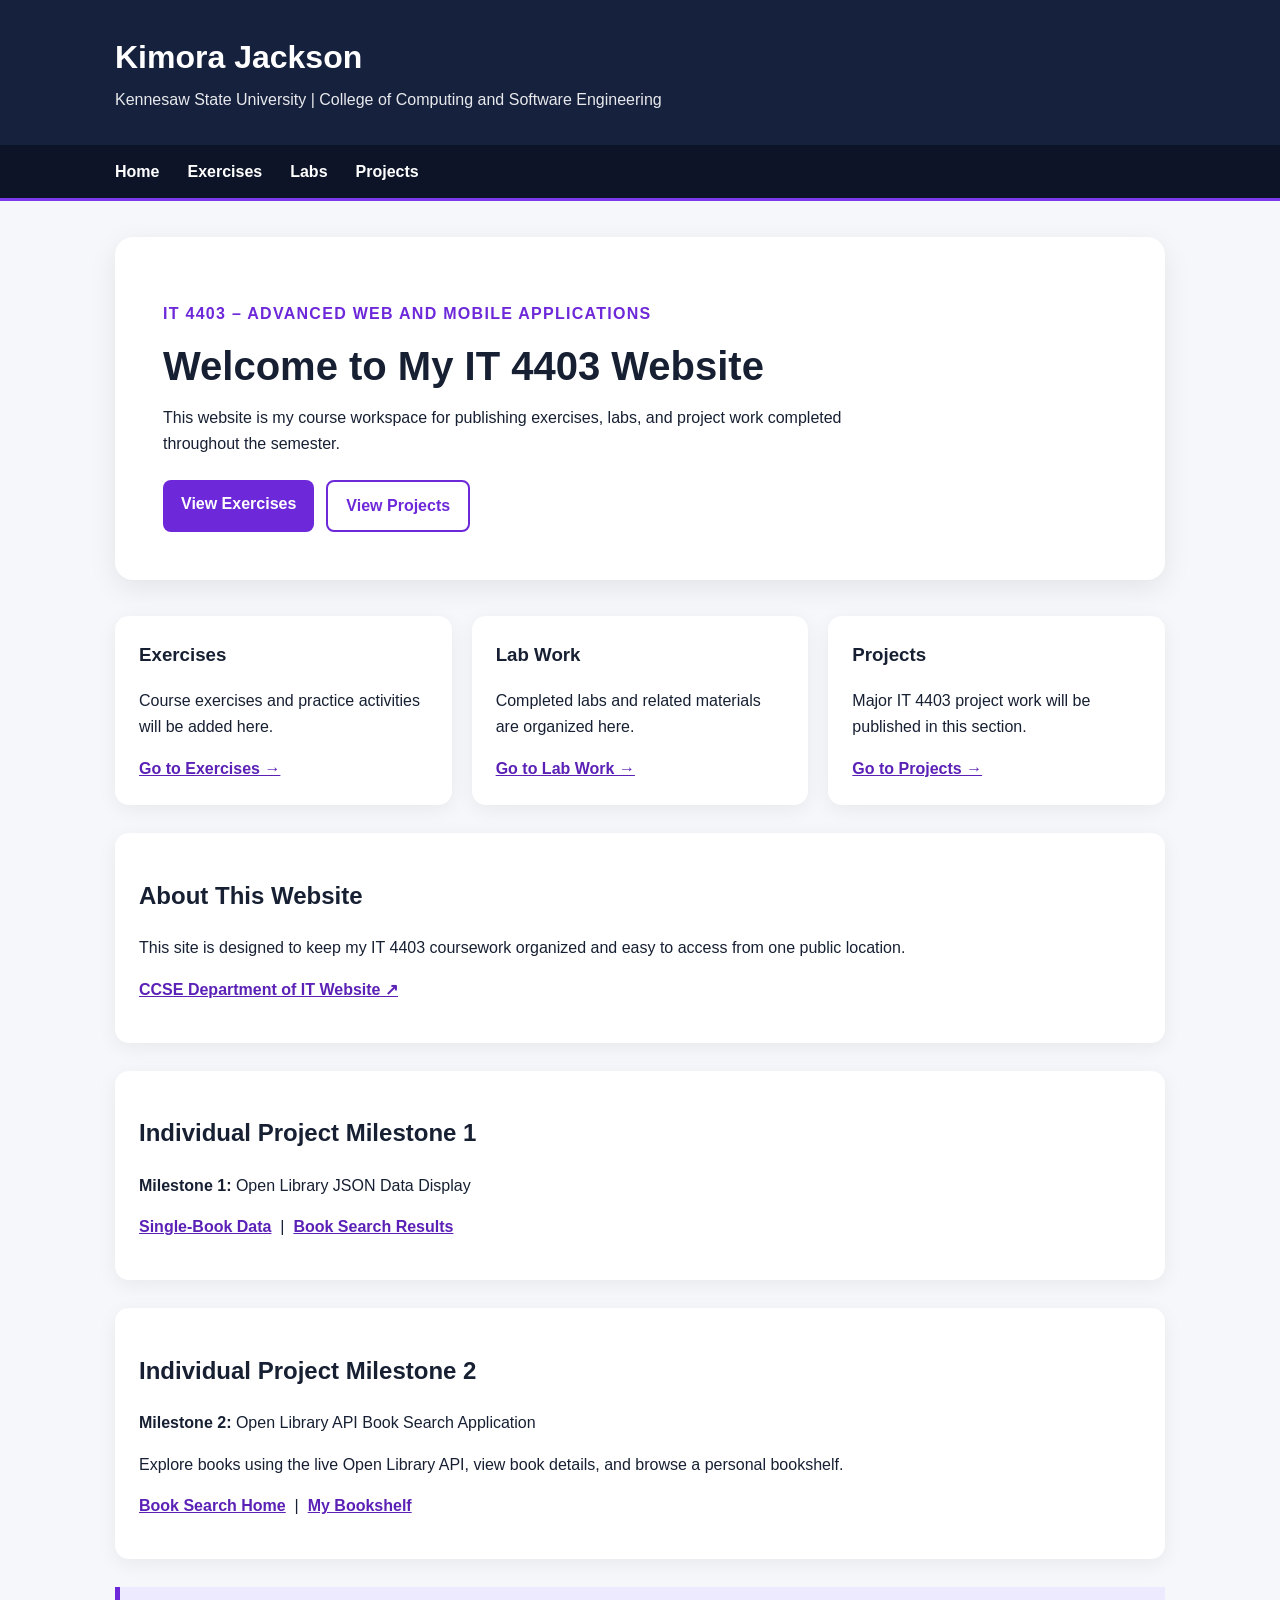
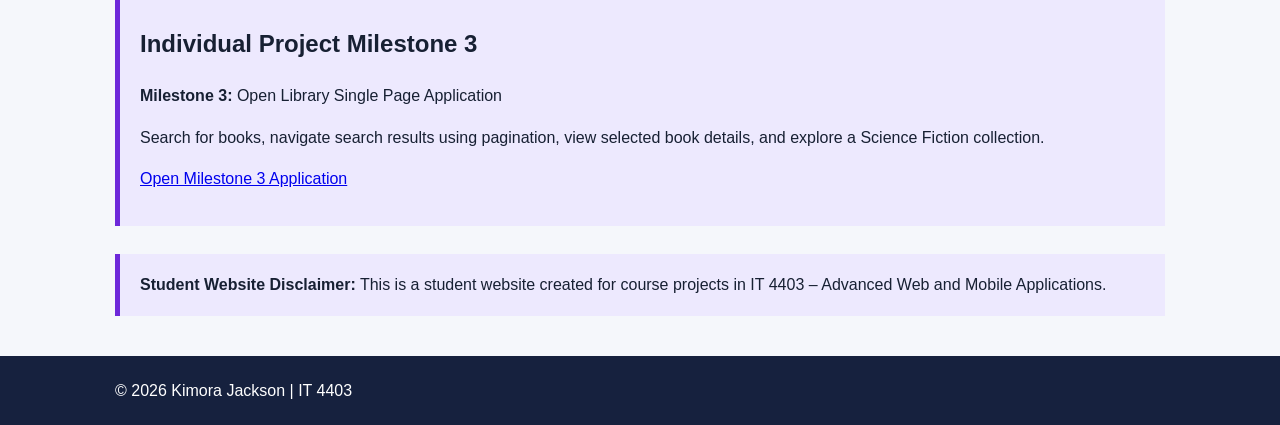
<file: index.html>
<!DOCTYPE html>
<html lang="en">
<head>
  <meta charset="UTF-8">
  <meta name="viewport" content="width=device-width, initial-scale=1.0">
  <title>Kimora Jackson | IT 4403</title>
  <link rel="stylesheet" href="style.css">
</head>
<body>

  <header>
    <div class="container">
      <h1>Kimora Jackson</h1>
      <p>Kennesaw State University | College of Computing and Software Engineering</p>
    </div>
  </header>

  <nav aria-label="Main navigation">
    <div class="container nav-links">
      <a href="index.html">Home</a>
      <a href="exercises.html">Exercises</a>
      <a href="labs.html">Labs</a>
      <a href="projects.html">Projects</a>
    </div>
  </nav>

  <main class="container">

    <section class="hero">
      <p class="eyebrow">IT 4403 – Advanced Web and Mobile Applications</p>
      <h2>Welcome to My IT 4403 Website</h2>
      <p>
        This website is my course workspace for publishing exercises,
        labs, and project work completed throughout the semester.
      </p>

      <div class="buttons">
        <a class="button" href="exercises.html">View Exercises</a>
        <a class="button secondary" href="projects.html">View Projects</a>
      </div>
    </section>

    <section class="cards">
      <article>
        <h3>Exercises</h3>
        <p>Course exercises and practice activities will be added here.</p>
        <a href="exercises.html">Go to Exercises →</a>
      </article>

      <article>
        <h3>Lab Work</h3>
        <p>Completed labs and related materials are organized here.</p>
        <a href="labs.html">Go to Lab Work →</a>
      </article>

      <article>
        <h3>Projects</h3>
        <p>Major IT 4403 project work will be published in this section.</p>
        <a href="projects.html">Go to Projects →</a>
      </article>
    </section>

    <section class="info">
      <h2>About This Website</h2>
      <p>
        This site is designed to keep my IT 4403 coursework organized
        and easy to access from one public location.
      </p>
      <p>
        <a href="https://ccse.kennesaw.edu/it/"
           target="_blank"
           rel="noopener">
          CCSE Department of IT Website ↗
        </a>
      </p>
    </section>

    <section class="info">
      <h2>Individual Project Milestone 1</h2>
      <p><strong>Milestone 1:</strong> Open Library JSON Data Display</p>
      <p>
        <a href="openlibrary-book.html">Single-Book Data</a>
        &nbsp;|&nbsp;
        <a href="openlibrary-search.html">Book Search Results</a>
      </p>
    </section>

    <section class="info">
      <h2>Individual Project Milestone 2</h2>
      <p>
        <strong>Milestone 2:</strong>
        Open Library API Book Search Application
      </p>
      <p>
        Explore books using the live Open Library API, view book details,
        and browse a personal bookshelf.
      </p>
      <p>
        <a href="milestone2/index.html">Book Search Home</a>
        &nbsp;|&nbsp;
        <a href="milestone2/bookshelf.html">My Bookshelf</a>
      </p>
    </section>
    <!-- Milestone 3 -->
<section class="notice">
  <h2>Individual Project Milestone 3</h2>
  <p>
    <strong>Milestone 3:</strong>
    Open Library Single Page Application
  </p>
  <p>
    Search for books, navigate search results using pagination,
    view selected book details, and explore a Science Fiction collection.
  </p>
  <p>
    <a href="Milestone3/index.html">Open Milestone 3 Application</a>
  </p>
</section>

    <section class="notice">
      <strong>Student Website Disclaimer:</strong>
      This is a student website created for course projects in
      IT 4403 – Advanced Web and Mobile Applications.
    </section>

  </main>

  <footer>
    <div class="container">
      <p>© 2026 Kimora Jackson | IT 4403</p>
    </div>
  </footer>

</body>
</html>
</file>
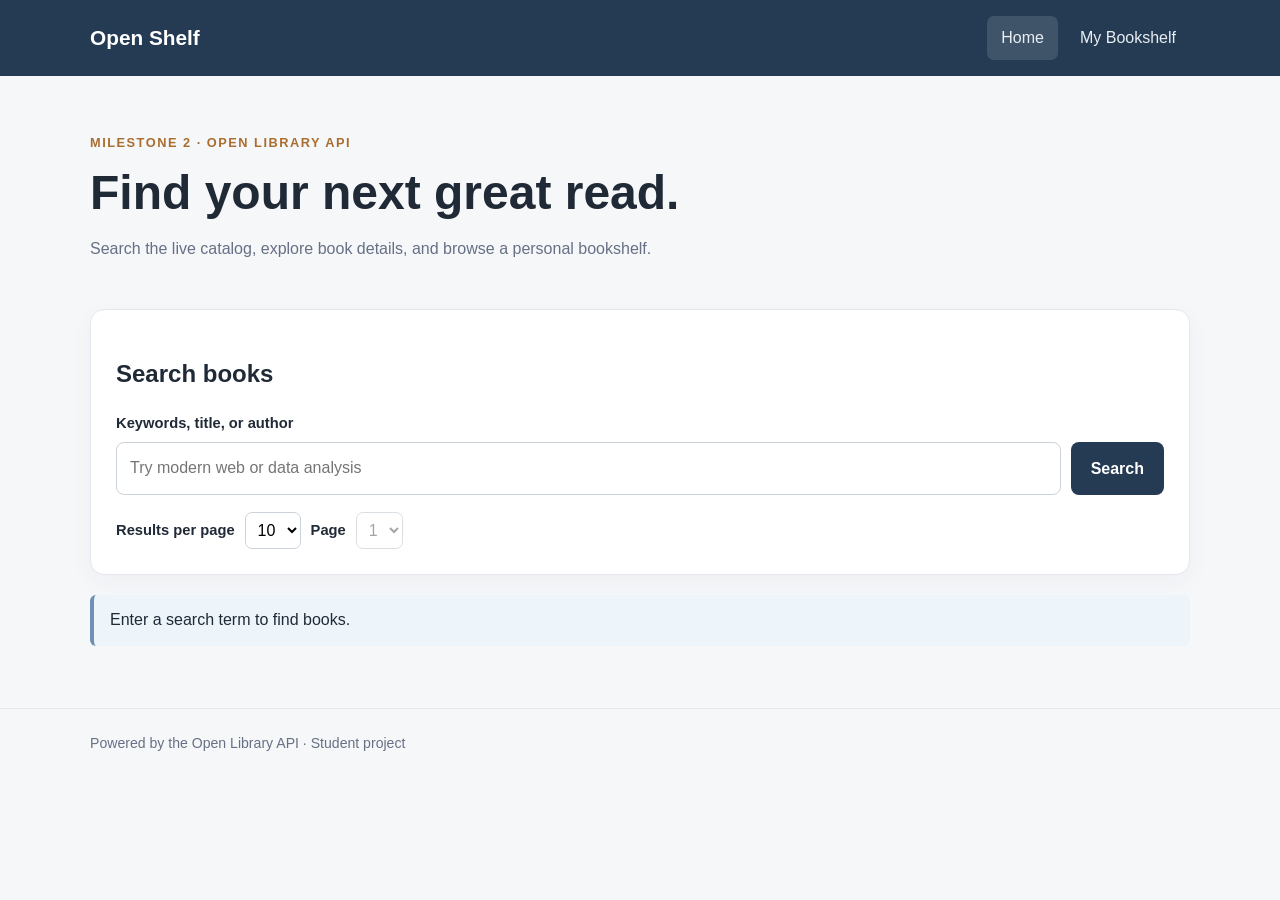
<file: milestone2/index.html>
<!doctype html><html lang="en"><head><meta charset="utf-8"><meta name="viewport" content="width=device-width,initial-scale=1"><title>Book Search | Milestone 2</title><link rel="stylesheet" href="milestone2.css"><script src="https://code.jquery.com/jquery-3.7.1.min.js"></script><script src="search.js" defer></script></head><body><header><div class="container nav"><a class="brand" href="index.html">Open Shelf</a><nav><a class="active" href="index.html">Home</a><a href="bookshelf.html">My Bookshelf</a></nav></div></header><main class="container"><section class="intro"><p class="eyebrow">Milestone 2 · Open Library API</p><h1>Find your next great read.</h1><p>Search the live catalog, explore book details, and browse a personal bookshelf.</p></section><section class="panel"><h2>Search books</h2><form id="search-form"><label for="search-term">Keywords, title, or author</label><div class="search-row"><input id="search-term" type="search" placeholder="Try modern web or data analysis" required><button>Search</button></div><div class="controls"><label for="page-size">Results per page</label><select id="page-size"><option>10</option><option>20</option><option>30</option><option>60</option></select><label for="page-number">Page</label><select id="page-number" disabled><option>1</option></select></div></form></section><div id="status" class="status" role="status" aria-live="polite">Enter a search term to find books.</div><section id="results" class="grid" aria-label="Search results"></section></main><footer><div class="container">Powered by the Open Library API · Student project</div></footer></body></html>
</file>
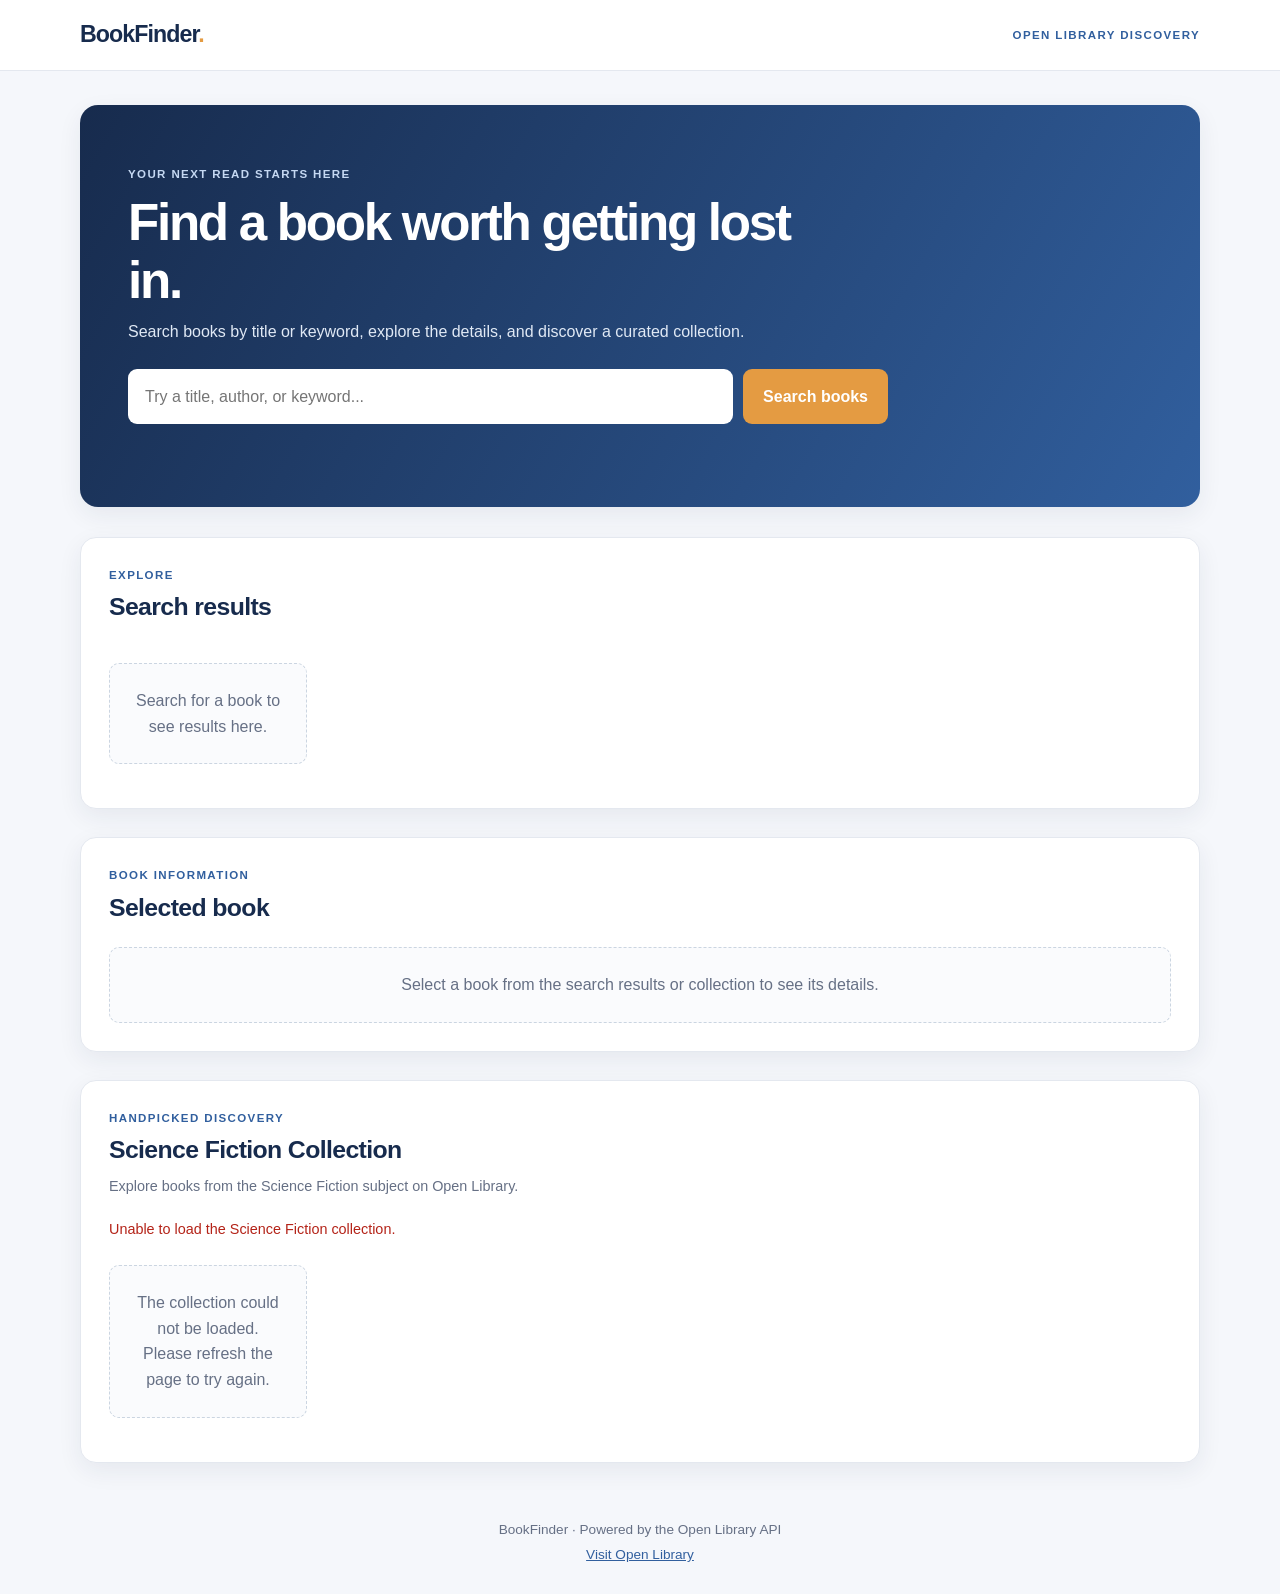
<file: Milestone3/index.html>
<!DOCTYPE html>
<html lang="en">
<head>
    <meta charset="UTF-8">
    <meta name="viewport" content="width=device-width, initial-scale=1.0">
    <meta name="description" content="Search and discover books using Open Library.">
    <title>BookFinder | Milestone 3</title>
    <link rel="stylesheet" href="style.css">
    <!-- jQuery is used for the required AJAX requests. -->
    <script src="https://code.jquery.com/jquery-3.7.1.min.js"></script>
    <script src="script.js" defer></script>
</head>
<body>
    <header class="site-header">
        <div class="header-inner">
            <a class="brand" href="#" aria-label="BookFinder home">BookFinder<span>.</span></a>
            <span class="header-label">OPEN LIBRARY DISCOVERY</span>
        </div>
    </header>

    <main class="page-container">
        <section class="hero">
            <p class="eyebrow">YOUR NEXT READ STARTS HERE</p>
            <h1>Find a book worth getting lost in.</h1>
            <p class="hero-copy">Search books by title or keyword, explore the details, and discover a curated collection.</p>

            <form id="search-form" class="search-form">
                <label class="sr-only" for="search-input">Search books by title or keyword</label>
                <input id="search-input" type="search" placeholder="Try a title, author, or keyword..." autocomplete="off">
                <button id="search-button" type="submit">Search books</button>
            </form>
            <p id="search-message" class="status-message" role="status" aria-live="polite"></p>
        </section>

        <section id="results-section" class="content-section" aria-labelledby="results-heading">
            <div class="section-heading">
                <div>
                    <p class="eyebrow">EXPLORE</p>
                    <h2 id="results-heading">Search results</h2>
                </div>
                <span id="results-count" class="muted-text"></span>
            </div>
            <div id="results-grid" class="book-grid">
                <p class="empty-state">Search for a book to see results here.</p>
            </div>
            <nav id="pagination" class="pagination" aria-label="Search result pages" hidden>
                <button id="previous-page" class="secondary-button" type="button">Previous</button>
                <span id="page-indicator" aria-live="polite">Page 1 of 1</span>
                <button id="next-page" class="secondary-button" type="button">Next</button>
            </nav>
        </section>

        <section id="details-section" class="content-section details-section" aria-labelledby="details-heading">
            <div class="section-heading">
                <div>
                    <p class="eyebrow">BOOK INFORMATION</p>
                    <h2 id="details-heading">Selected book</h2>
                </div>
            </div>
            <div id="details-content" class="details-placeholder">
                Select a book from the search results or collection to see its details.
            </div>
        </section>

        <section id="collection-section" class="content-section" aria-labelledby="collection-heading">
            <div class="section-heading">
                <div>
                    <p class="eyebrow">HANDPICKED DISCOVERY</p>
                    <h2 id="collection-heading">Science Fiction Collection</h2>
                    <p class="section-description">Explore books from the Science Fiction subject on Open Library.</p>
                </div>
            </div>
            <div id="collection-message" class="status-message" role="status" aria-live="polite">Loading collection...</div>
            <div id="collection-grid" class="book-grid">
                <p class="empty-state">Loading books...</p>
            </div>
        </section>
    </main>

    <footer class="site-footer">
        <p>BookFinder · Powered by the Open Library API</p>
        <p><a href="https://openlibrary.org/" target="_blank" rel="noopener noreferrer">Visit Open Library</a></p>
    </footer>
</body>
</html>
</file>
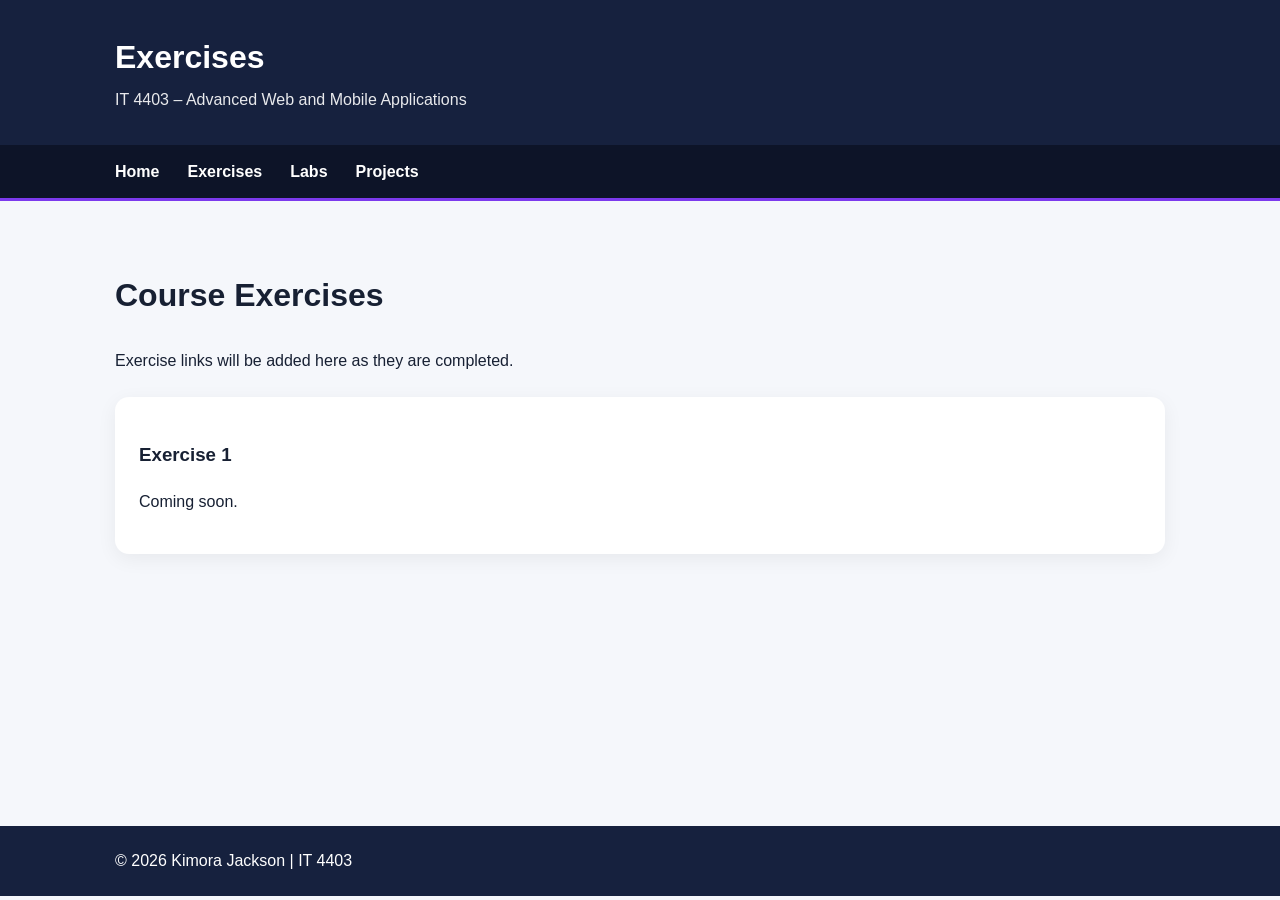
<file: exercises.html>
<!DOCTYPE html>
<html lang="en">
<head><meta charset="UTF-8"><meta name="viewport" content="width=device-width, initial-scale=1.0"><title>Exercises | IT 4403</title><link rel="stylesheet" href="style.css"></head>
<body>
<header><div class="container"><h1>Exercises</h1><p>IT 4403 – Advanced Web and Mobile Applications</p></div></header>
<nav><div class="container nav-links"><a href="index.html">Home</a><a href="exercises.html">Exercises</a><a href="labs.html">Labs</a><a href="projects.html">Projects</a></div></nav>
<main class="container page">
<h2>Course Exercises</h2>
<p>Exercise links will be added here as they are completed.</p>
<div class="empty-card"><h3>Exercise 1</h3><p>Coming soon.</p></div>
</main>
<footer><div class="container"><p>© 2026 Kimora Jackson | IT 4403</p></div></footer>
</body></html>
</file>
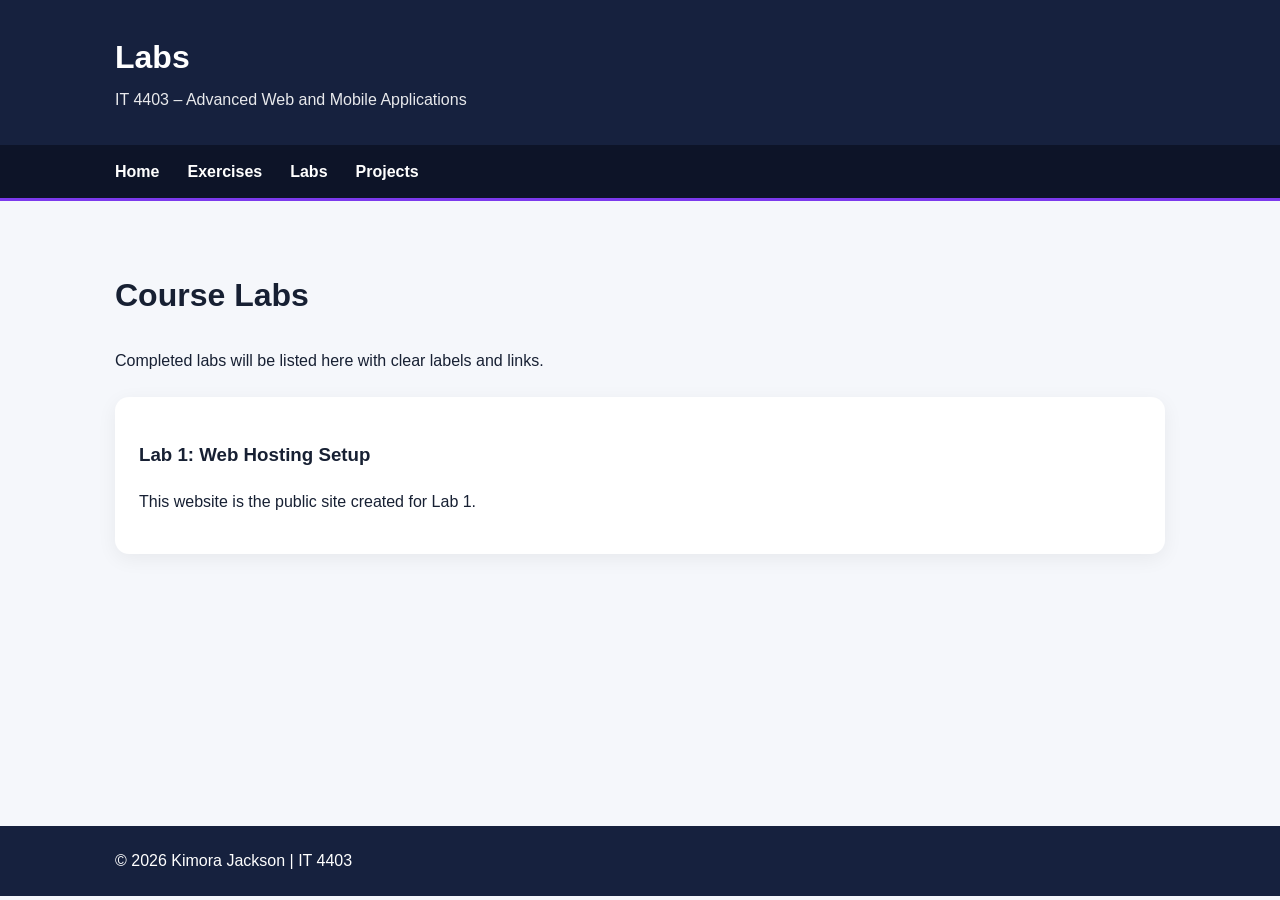
<file: labs.html>
<!DOCTYPE html>
<html lang="en">
<head><meta charset="UTF-8"><meta name="viewport" content="width=device-width, initial-scale=1.0"><title>Labs | IT 4403</title><link rel="stylesheet" href="style.css"></head>
<body>
<header><div class="container"><h1>Labs</h1><p>IT 4403 – Advanced Web and Mobile Applications</p></div></header>
<nav><div class="container nav-links"><a href="index.html">Home</a><a href="exercises.html">Exercises</a><a href="labs.html">Labs</a><a href="projects.html">Projects</a></div></nav>
<main class="container page">
<h2>Course Labs</h2>
<p>Completed labs will be listed here with clear labels and links.</p>
<div class="empty-card"><h3>Lab 1: Web Hosting Setup</h3><p>This website is the public site created for Lab 1.</p></div>
</main>
<footer><div class="container"><p>© 2026 Kimora Jackson | IT 4403</p></div></footer>
</body></html>
</file>
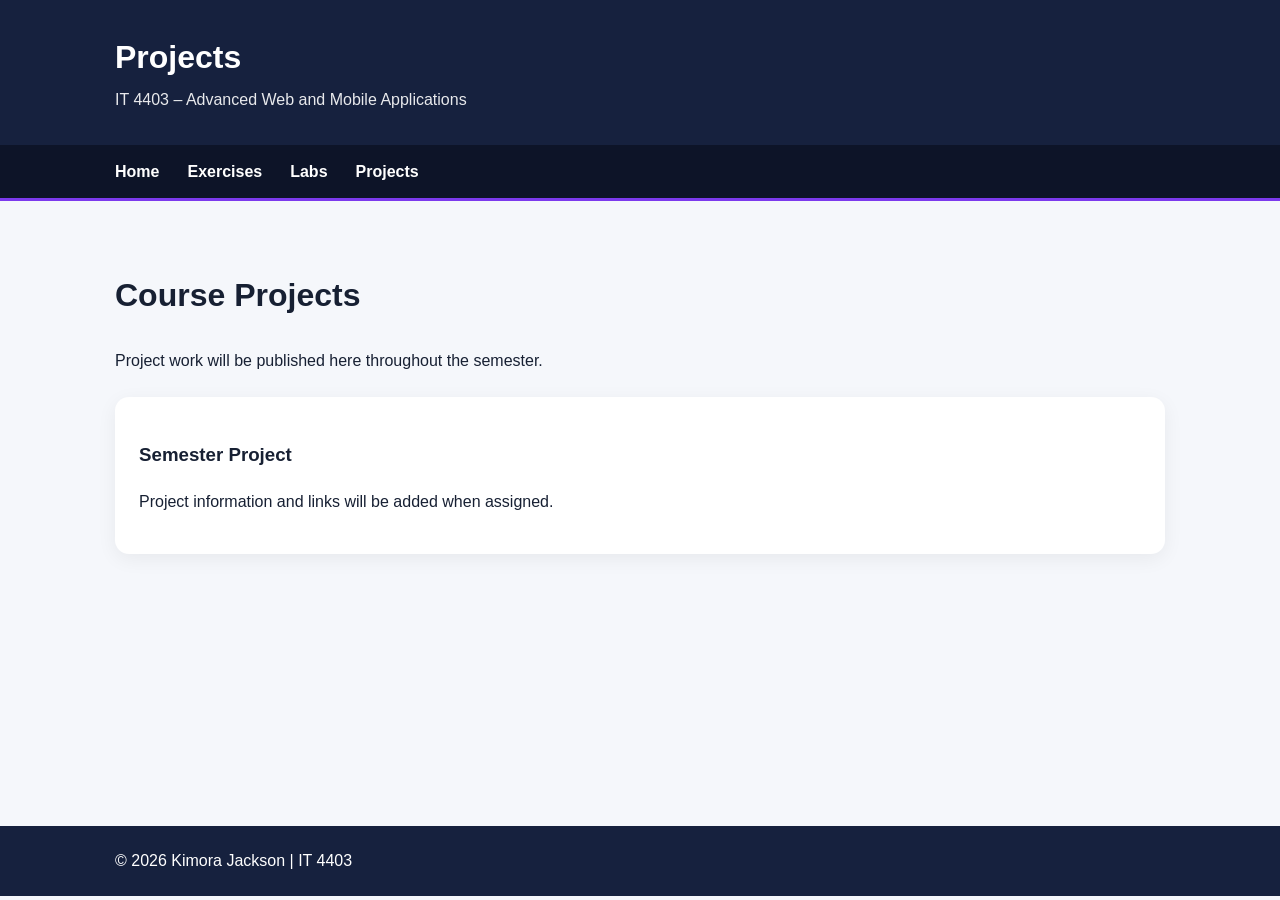
<file: projects.html>
<!DOCTYPE html>
<html lang="en">
<head><meta charset="UTF-8"><meta name="viewport" content="width=device-width, initial-scale=1.0"><title>Projects | IT 4403</title><link rel="stylesheet" href="style.css"></head>
<body>
<header><div class="container"><h1>Projects</h1><p>IT 4403 – Advanced Web and Mobile Applications</p></div></header>
<nav><div class="container nav-links"><a href="index.html">Home</a><a href="exercises.html">Exercises</a><a href="labs.html">Labs</a><a href="projects.html">Projects</a></div></nav>
<main class="container page">
<h2>Course Projects</h2>
<p>Project work will be published here throughout the semester.</p>
<div class="empty-card"><h3>Semester Project</h3><p>Project information and links will be added when assigned.</p></div>
</main>
<footer><div class="container"><p>© 2026 Kimora Jackson | IT 4403</p></div></footer>
</body></html>
</file>
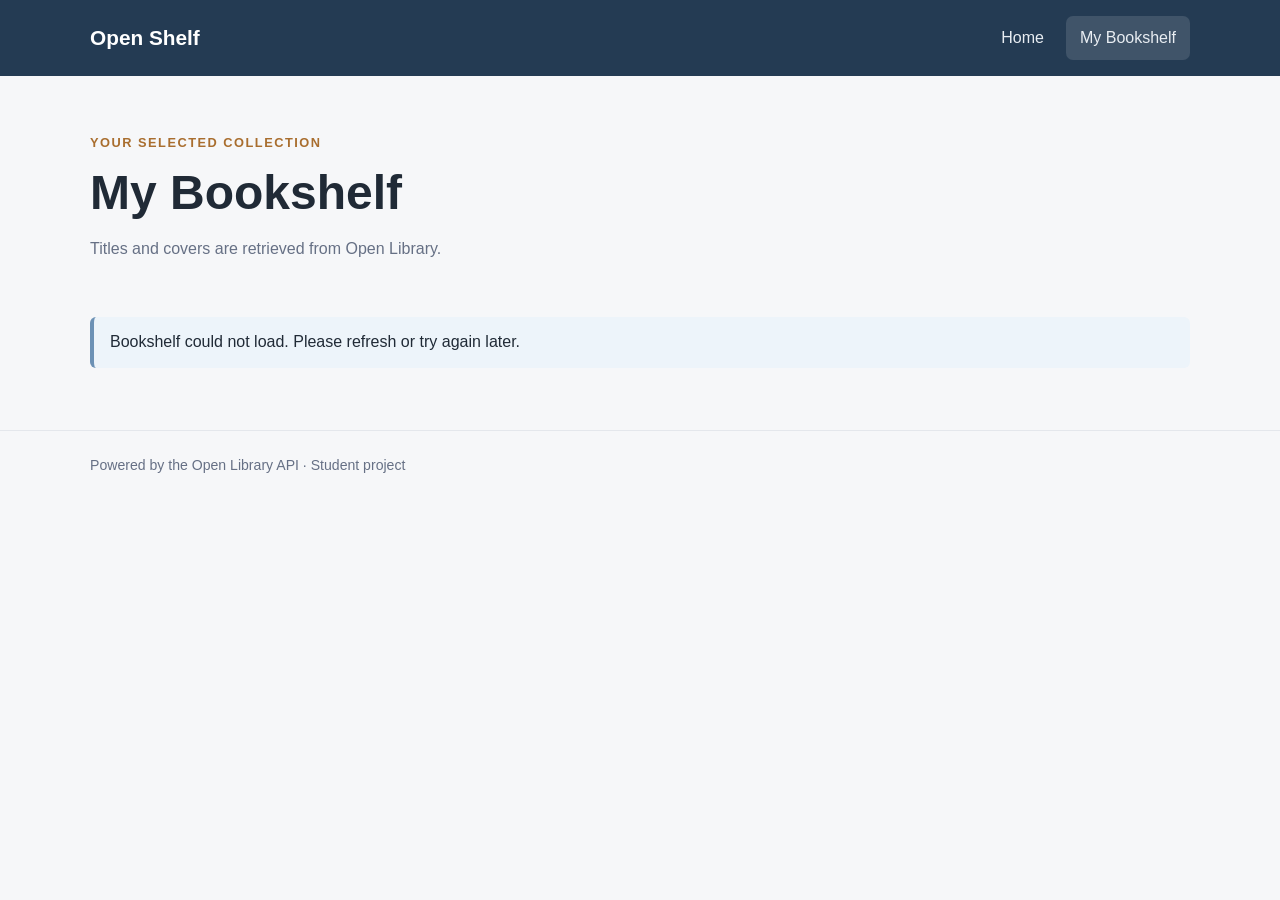
<file: milestone2/bookshelf.html>
<!doctype html><html lang="en"><head><meta charset="utf-8"><meta name="viewport" content="width=device-width,initial-scale=1"><title>My Bookshelf | Milestone 2</title><link rel="stylesheet" href="milestone2.css"><script src="https://code.jquery.com/jquery-3.7.1.min.js"></script><script src="bookshelf.js" defer></script></head><body><header><div class="container nav"><a class="brand" href="index.html">Open Shelf</a><nav><a href="index.html">Home</a><a class="active" href="bookshelf.html">My Bookshelf</a></nav></div></header><main class="container"><section class="intro"><p class="eyebrow">Your selected collection</p><h1>My Bookshelf</h1><p>Titles and covers are retrieved from Open Library.</p></section><div id="status" class="status" role="status" aria-live="polite">Loading your bookshelf…</div><section id="bookshelf" class="grid"></section></main><footer><div class="container">Powered by the Open Library API · Student project</div></footer></body></html>
</file>
<file: style.css>
*{box-sizing:border-box}body{margin:0;font-family:Arial,Helvetica,sans-serif;color:#172033;background:#f5f7fb;line-height:1.6} .container{width:min(1050px,92%);margin:auto}header{background:#16213e;color:white;padding:32px 0}header h1{margin:0 0 4px;font-size:2rem}header p{margin:0;opacity:.9}nav{background:#0d1428;border-bottom:3px solid #7c3aed}.nav-links{display:flex;gap:28px;padding:14px 0;flex-wrap:wrap}.nav-links a{color:white;text-decoration:none;font-weight:700}.nav-links a:hover,.nav-links a:focus{color:#d8b4fe}.hero{background:white;margin:36px 0;padding:48px;border-radius:18px;box-shadow:0 8px 28px rgba(0,0,0,.08)}.eyebrow{text-transform:uppercase;letter-spacing:.08em;font-weight:700;color:#6d28d9}.hero h2{font-size:2.5rem;line-height:1.15;margin:8px 0 16px}.hero p{max-width:720px}.buttons{display:flex;gap:12px;margin-top:24px;flex-wrap:wrap}.button{display:inline-block;background:#6d28d9;color:white;padding:11px 18px;border-radius:8px;text-decoration:none;font-weight:700}.button.secondary{background:white;color:#6d28d9;border:2px solid #6d28d9}.cards{display:grid;grid-template-columns:repeat(3,1fr);gap:20px}.cards article,.empty-card,.info{background:white;padding:24px;border-radius:14px;box-shadow:0 5px 20px rgba(0,0,0,.06)}.cards h3{margin-top:0}.cards a,.info a{color:#5b21b6;font-weight:700}.page{padding:42px 0;min-height:65vh}.page h2{font-size:2rem}.empty-card{margin-top:24px}.info{margin:28px 0}.notice{background:#ede9fe;border-left:5px solid #6d28d9;padding:18px 20px;margin:28px 0}footer{background:#16213e;color:white;padding:22px 0;margin-top:40px}footer p{margin:0}@media(max-width:750px){.cards{grid-template-columns:1fr}.hero{padding:30px}.hero h2{font-size:2rem}}
.book-layout{display:grid;grid-template-columns:220px 1fr;gap:28px;align-items:start;margin-top:24px}.book-cover-wrap{background:white;padding:18px;border-radius:14px;box-shadow:0 5px 20px rgba(0,0,0,.06);text-align:center}.book-cover{max-width:100%;height:auto;border-radius:8px}.cover-placeholder{min-height:250px;display:grid;place-items:center;background:#eef2f7;color:#667085;border-radius:8px;padding:20px}.cover-placeholder.small{min-height:170px}.data-card{background:white;padding:28px;border-radius:14px;box-shadow:0 5px 20px rgba(0,0,0,.06)}.data-card h3{font-size:1.8rem;margin-top:0}.data-list{display:grid;grid-template-columns:minmax(150px,220px) 1fr;margin:0}.data-list dt,.data-list dd{padding:12px 0;border-bottom:1px solid #e5e7eb;margin:0}.data-list dt{font-weight:700}.results-grid{display:grid;grid-template-columns:repeat(2,1fr);gap:20px;margin-top:24px}.result-card{display:grid;grid-template-columns:120px 1fr;gap:18px;background:white;padding:20px;border-radius:14px;box-shadow:0 5px 20px rgba(0,0,0,.06)}.result-cover{width:110px;max-height:170px;object-fit:cover;border-radius:6px}.result-number{font-size:.8rem;text-transform:uppercase;letter-spacing:.06em;color:#6d28d9;font-weight:700}.result-card h3{margin:5px 0}.result-card p{margin:7px 0}.result-card .subtitle{font-style:italic;color:#4b5563}.result-card a{color:#5b21b6;font-weight:700}.success{background:#ecfdf5;border-left:5px solid #059669;padding:18px 20px;margin:28px 0}.two-cards{grid-template-columns:repeat(2,1fr)}code{background:#eef2f7;padding:2px 5px;border-radius:4px}@media(max-width:750px){.book-layout,.results-grid,.two-cards{grid-template-columns:1fr}.result-card{grid-template-columns:100px 1fr}.result-cover{width:90px}.data-list{grid-template-columns:1fr}.data-list dt{border-bottom:0;padding-bottom:2px}.data-list dd{padding-top:2px}}
</file>
<file: milestone2/milestone2.css>
*{box-sizing:border-box}body{margin:0;background:#f6f7f9;color:#202a36;font:16px/1.55 Arial,Helvetica,sans-serif}.container{width:min(1100px,92%);margin:auto}header{background:#243b53;color:white}.nav{min-height:76px;display:flex;align-items:center;justify-content:space-between;gap:20px}.brand{color:white;text-decoration:none;font-size:1.3rem;font-weight:800}nav{display:flex;gap:8px}nav a{color:#e8edf2;text-decoration:none;padding:10px 14px;border-radius:7px}nav a:hover,nav a.active{background:#ffffff20}.intro{padding:44px 0 22px;max-width:760px}.eyebrow{color:#a96e2f;text-transform:uppercase;letter-spacing:1.5px;font-size:.8rem;font-weight:bold}.intro h1,.detail-layout h1{font-size:clamp(2rem,5vw,3rem);line-height:1.15;margin:0 0 12px}.intro p:not(.eyebrow),.muted{color:#667085}.panel{background:#fff;border:1px solid #e4e7ec;border-radius:14px;padding:25px;margin:10px 0 20px;box-shadow:0 8px 25px #172b4d0a}label{font-weight:bold;display:block;margin-bottom:7px;font-size:.92rem}.search-row{display:flex;gap:10px}input[type=search]{flex:1;min-width:0;padding:13px;border:1px solid #cbd2da;border-radius:8px;font:inherit}button,.button-link{background:#243b53;color:#fff;border:0;border-radius:8px;padding:12px 20px;font-weight:bold;font-size:1rem;cursor:pointer;text-decoration:none}button:hover,.button-link:hover{background:#36536f}.controls{display:flex;align-items:center;gap:10px;flex-wrap:wrap;margin-top:17px}.controls label{margin:0}select{padding:8px;border:1px solid #cbd2da;border-radius:7px;background:white;font:inherit}.status{margin:18px 0;padding:13px 16px;background:#edf4fa;border-left:4px solid #6c91b5;border-radius:6px}.grid{display:grid;grid-template-columns:repeat(auto-fit,minmax(285px,1fr));gap:16px;margin:20px 0 42px}.book-card{display:flex;gap:15px;align-items:flex-start;background:white;border:1px solid #e4e7ec;border-radius:12px;padding:16px;min-width:0;box-shadow:0 4px 15px #172b4d08}.cover,.placeholder{width:94px;height:140px;flex-shrink:0;object-fit:cover;border-radius:4px;background:#eef0f2}.placeholder{display:flex;align-items:center;justify-content:center;text-align:center;color:#667085;padding:8px;font-size:.82rem}.book-card h3{font-size:1.05rem;line-height:1.35;margin:2px 0 10px}.book-card h3 a{color:#243b53;text-decoration:none}.book-card h3 a:hover{text-decoration:underline}.book-card p{margin:0;font-size:.9rem;overflow-wrap:anywhere}.back{display:inline-block;margin:25px 0 10px;color:#243b53;font-weight:bold;text-decoration:none}.detail-layout{display:grid;grid-template-columns:220px 1fr;gap:30px;align-items:start}.cover-large{max-width:100%;max-height:360px;object-fit:contain;box-shadow:0 7px 20px #0002}.placeholder.large{width:200px;height:290px}.detail-layout h2{font-size:1.1rem;margin:20px 0 6px}.detail-layout p{overflow-wrap:anywhere}.subjects{display:flex;flex-wrap:wrap;gap:8px;list-style:none;padding:0}.subjects li{background:#f0f3f6;border:1px solid #e0e5ea;border-radius:30px;padding:5px 10px;font-size:.9rem}.button-link{display:inline-block;margin-top:10px}footer{border-top:1px solid #e4e7ec;padding:24px 0;color:#667085;font-size:.88rem}@media(max-width:650px){.nav{align-items:flex-start;flex-direction:column;padding:16px 0}.search-row{flex-direction:column}.detail-layout{grid-template-columns:1fr}.cover-large{width:180px}.grid{grid-template-columns:1fr}}
</file>
<file: Milestone3/style.css>
/* Milestone 3 - BookFinder
   Styles for the single-page Open Library application. */

:root {
    --navy: #172b4d;
    --blue: #315f9e;
    --blue-dark: #244a7c;
    --ink: #202b3c;
    --muted: #667085;
    --line: #e4e8ef;
    --surface: #ffffff;
    --page: #f5f7fb;
    --soft-blue: #edf3fb;
    --shadow: 0 8px 24px rgba(24, 43, 77, 0.07);
}

* { box-sizing: border-box; }

html { scroll-behavior: smooth; }

body {
    margin: 0;
    background: var(--page);
    color: var(--ink);
    font-family: Arial, Helvetica, sans-serif;
    line-height: 1.6;
}

button, input { font: inherit; }

.site-header {
    background: var(--surface);
    border-bottom: 1px solid var(--line);
}

.header-inner {
    width: min(1120px, calc(100% - 40px));
    min-height: 70px;
    margin: 0 auto;
    display: flex;
    align-items: center;
    justify-content: space-between;
}

.brand {
    color: var(--navy);
    font-size: 1.45rem;
    font-weight: 800;
    letter-spacing: -0.04em;
    text-decoration: none;
}

.brand span { color: #e49b42; }

.header-label, .eyebrow {
    color: var(--blue);
    font-size: 0.72rem;
    font-weight: 800;
    letter-spacing: 0.12em;
}

.page-container {
    width: min(1120px, calc(100% - 40px));
    margin: 0 auto;
}

.hero {
    margin: 34px 0 30px;
    padding: 48px;
    border-radius: 18px;
    color: white;
    background: linear-gradient(120deg, #172b4d, #315f9e);
    box-shadow: var(--shadow);
}

.hero .eyebrow { color: #c5d8f2; }

.hero h1 {
    max-width: 680px;
    margin: 8px 0 10px;
    font-size: clamp(2rem, 5vw, 3.2rem);
    line-height: 1.12;
    letter-spacing: -0.045em;
}

.hero-copy {
    max-width: 620px;
    margin: 0 0 24px;
    color: #e0e9f5;
}

.search-form {
    display: flex;
    gap: 10px;
    max-width: 760px;
}

.search-form input {
    min-width: 0;
    flex: 1;
    padding: 14px 16px;
    border: 1px solid transparent;
    border-radius: 9px;
    outline: none;
    color: var(--ink);
    background: white;
}

.search-form input:focus {
    border-color: #9fc2f0;
    box-shadow: 0 0 0 3px rgba(159, 194, 240, 0.25);
}

.search-form button, .primary-button {
    border: 0;
    border-radius: 9px;
    padding: 13px 20px;
    color: white;
    background: #e49b42;
    font-weight: 700;
    cursor: pointer;
}

.search-form button:hover, .primary-button:hover { background: #cf852c; }

button:disabled {
    opacity: 0.55;
    cursor: not-allowed;
}

.content-section {
    margin: 28px 0;
    padding: 28px;
    border: 1px solid var(--line);
    border-radius: 16px;
    background: var(--surface);
    box-shadow: var(--shadow);
}

.section-heading {
    display: flex;
    align-items: flex-end;
    justify-content: space-between;
    gap: 16px;
    margin-bottom: 20px;
}

.section-heading .eyebrow { margin: 0 0 3px; }

.section-heading h2 {
    margin: 0;
    color: var(--navy);
    font-size: 1.55rem;
    letter-spacing: -0.025em;
}

.section-description, .muted-text {
    margin: 5px 0 0;
    color: var(--muted);
    font-size: 0.9rem;
}

.book-grid {
    display: grid;
    grid-template-columns: repeat(5, minmax(0, 1fr));
    gap: 18px;
}

.book-card {
    min-width: 0;
    overflow: hidden;
    border: 1px solid var(--line);
    border-radius: 12px;
    background: white;
    transition: transform 160ms ease, box-shadow 160ms ease, border-color 160ms ease;
}

.book-card:hover {
    transform: translateY(-3px);
    border-color: #b8cbe4;
    box-shadow: 0 8px 18px rgba(24, 43, 77, 0.1);
}

.book-select {
    display: block;
    width: 100%;
    height: 100%;
    padding: 12px;
    border: 0;
    color: inherit;
    background: transparent;
    text-align: left;
    cursor: pointer;
}

.book-cover {
    display: flex;
    align-items: center;
    justify-content: center;
    width: 100%;
    aspect-ratio: 2 / 3;
    overflow: hidden;
    border-radius: 7px;
    background: #edf1f6;
    color: #778399;
    text-align: center;
}

.book-cover img {
    display: block;
    width: 100%;
    height: 100%;
    object-fit: cover;
}

.book-cover-fallback {
    padding: 12px;
    font-size: 0.82rem;
}

.book-title {
    display: -webkit-box;
    overflow: hidden;
    margin: 11px 0 2px;
    color: var(--navy);
    font-size: 0.92rem;
    font-weight: 700;
    line-height: 1.35;
    -webkit-box-orient: vertical;
    -webkit-line-clamp: 3;
}

.book-author {
    display: -webkit-box;
    overflow: hidden;
    margin: 4px 0 0;
    color: var(--muted);
    font-size: 0.78rem;
    -webkit-box-orient: vertical;
    -webkit-line-clamp: 2;
}

.pagination {
    display: flex;
    align-items: center;
    justify-content: center;
    gap: 16px;
    margin-top: 24px;
}

.pagination[hidden] { display: none; }

#page-indicator {
    min-width: 100px;
    color: var(--navy);
    font-size: 0.9rem;
    font-weight: 700;
    text-align: center;
}

.secondary-button {
    padding: 9px 15px;
    border: 1px solid #cbd5e1;
    border-radius: 8px;
    color: var(--navy);
    background: white;
    font-weight: 700;
    cursor: pointer;
}

.secondary-button:hover:not(:disabled) { background: var(--soft-blue); }

.details-placeholder, .empty-state {
    padding: 24px;
    border: 1px dashed #cbd5e1;
    border-radius: 10px;
    color: var(--muted);
    background: #fafbfd;
    text-align: center;
}

.details-layout {
    display: grid;
    grid-template-columns: minmax(150px, 220px) 1fr;
    gap: 28px;
    align-items: start;
}

.details-cover {
    width: 100%;
    max-width: 220px;
    border-radius: 9px;
    box-shadow: var(--shadow);
}

.details-copy h3 {
    margin: 0 0 8px;
    color: var(--navy);
    font-size: 1.5rem;
    line-height: 1.25;
}

.details-copy p { margin: 8px 0; }

.details-label {
    color: var(--navy);
    font-weight: 700;
}

.subject-list {
    display: flex;
    flex-wrap: wrap;
    gap: 7px;
    margin: 8px 0 16px;
}

.subject-tag {
    padding: 4px 9px;
    border-radius: 20px;
    color: #31527c;
    background: var(--soft-blue);
    font-size: 0.78rem;
}

.open-library-link {
    display: inline-block;
    margin-top: 10px;
    color: var(--blue);
    font-weight: 700;
}

.status-message {
    min-height: 1.3em;
    margin: 8px 0;
    color: var(--muted);
    font-size: 0.9rem;
}

.status-message.error { color: #b42318; }
.status-message.success { color: #167447; }

.site-footer {
    padding: 24px 20px;
    color: var(--muted);
    text-align: center;
    font-size: 0.85rem;
}

.site-footer p { margin: 4px; }
.site-footer a { color: var(--blue); }

.sr-only {
    position: absolute;
    width: 1px;
    height: 1px;
    padding: 0;
    margin: -1px;
    overflow: hidden;
    clip: rect(0, 0, 0, 0);
    white-space: nowrap;
    border: 0;
}

@media (max-width: 900px) {
    .book-grid { grid-template-columns: repeat(3, minmax(0, 1fr)); }
}

@media (max-width: 600px) {
    .header-inner, .page-container { width: min(100% - 24px, 1120px); }
    .header-label { font-size: 0.6rem; }
    .hero { margin-top: 18px; padding: 28px 20px; }
    .search-form { flex-direction: column; }
    .search-form button { width: 100%; }
    .content-section { padding: 20px 15px; }
    .book-grid { grid-template-columns: repeat(2, minmax(0, 1fr)); gap: 12px; }
    .details-layout { grid-template-columns: 1fr; }
    .details-cover { max-width: 160px; }
    .pagination { gap: 9px; }
}
</file>
